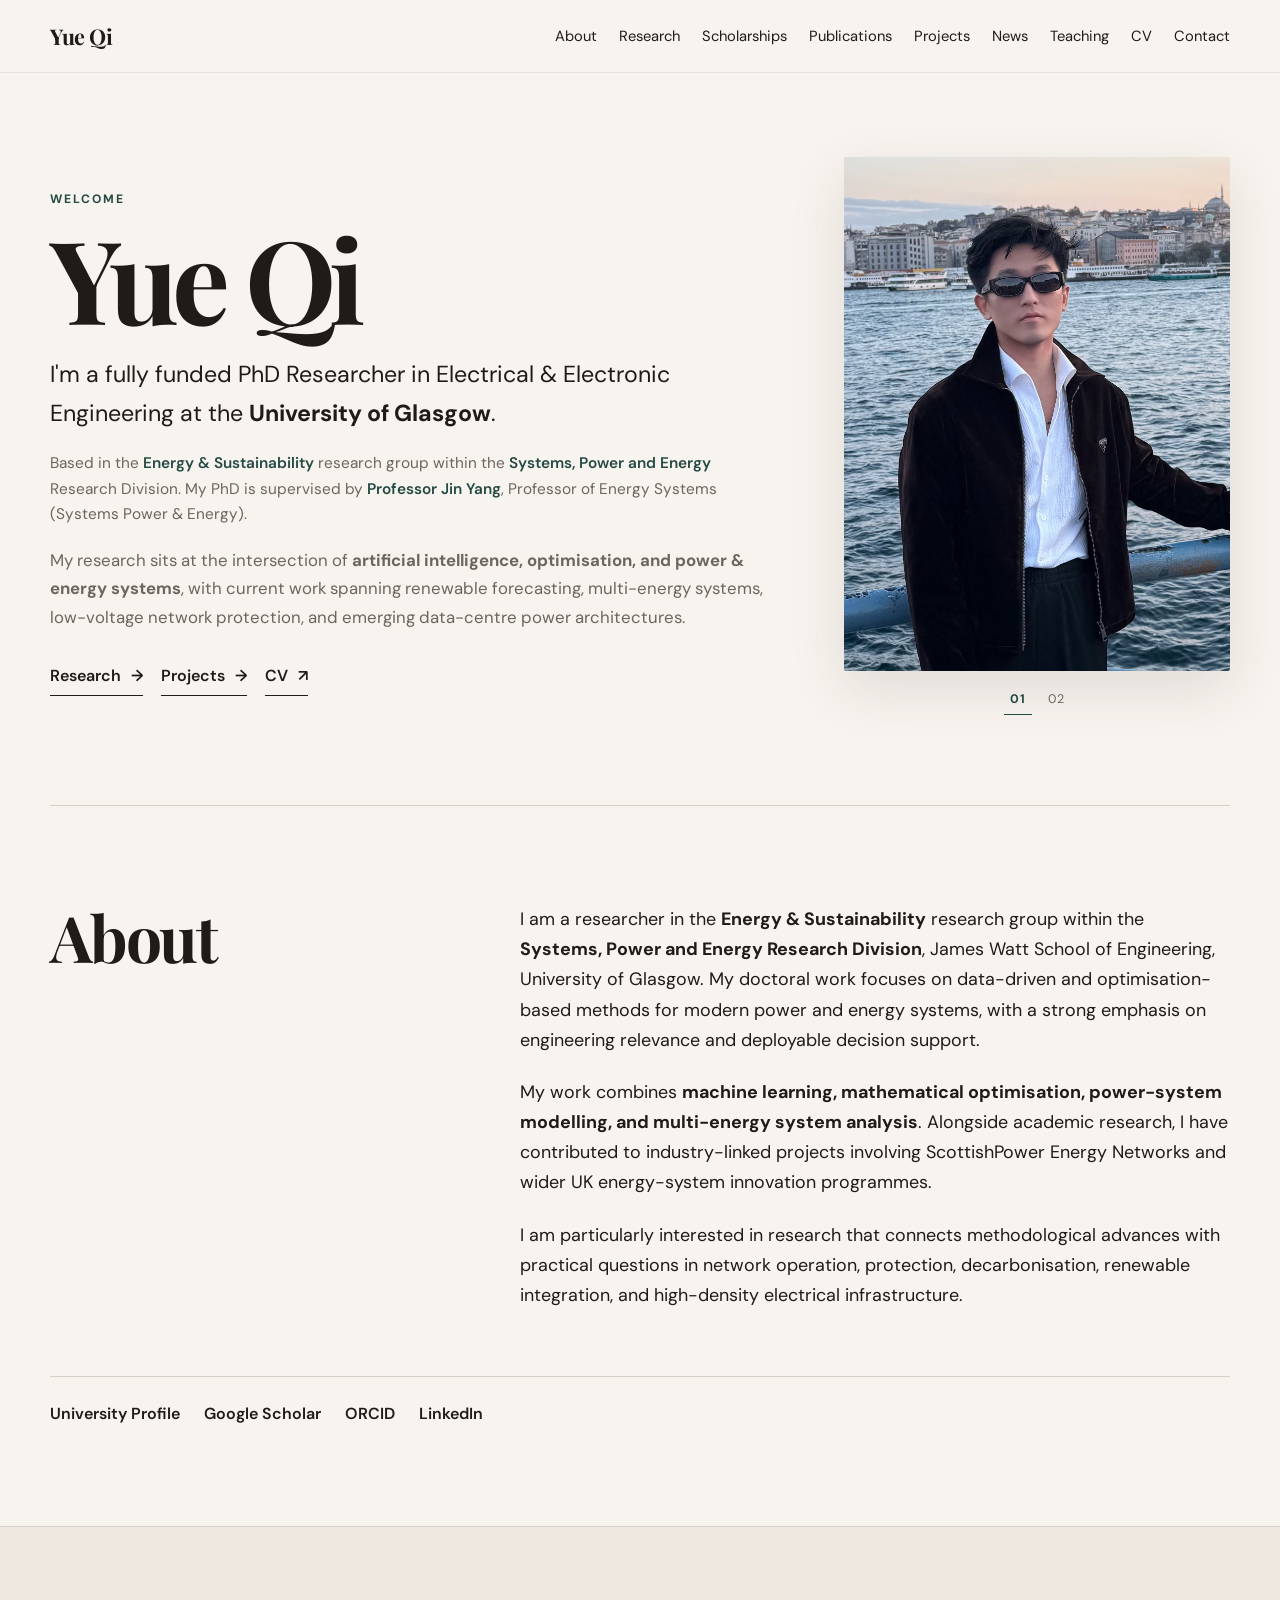
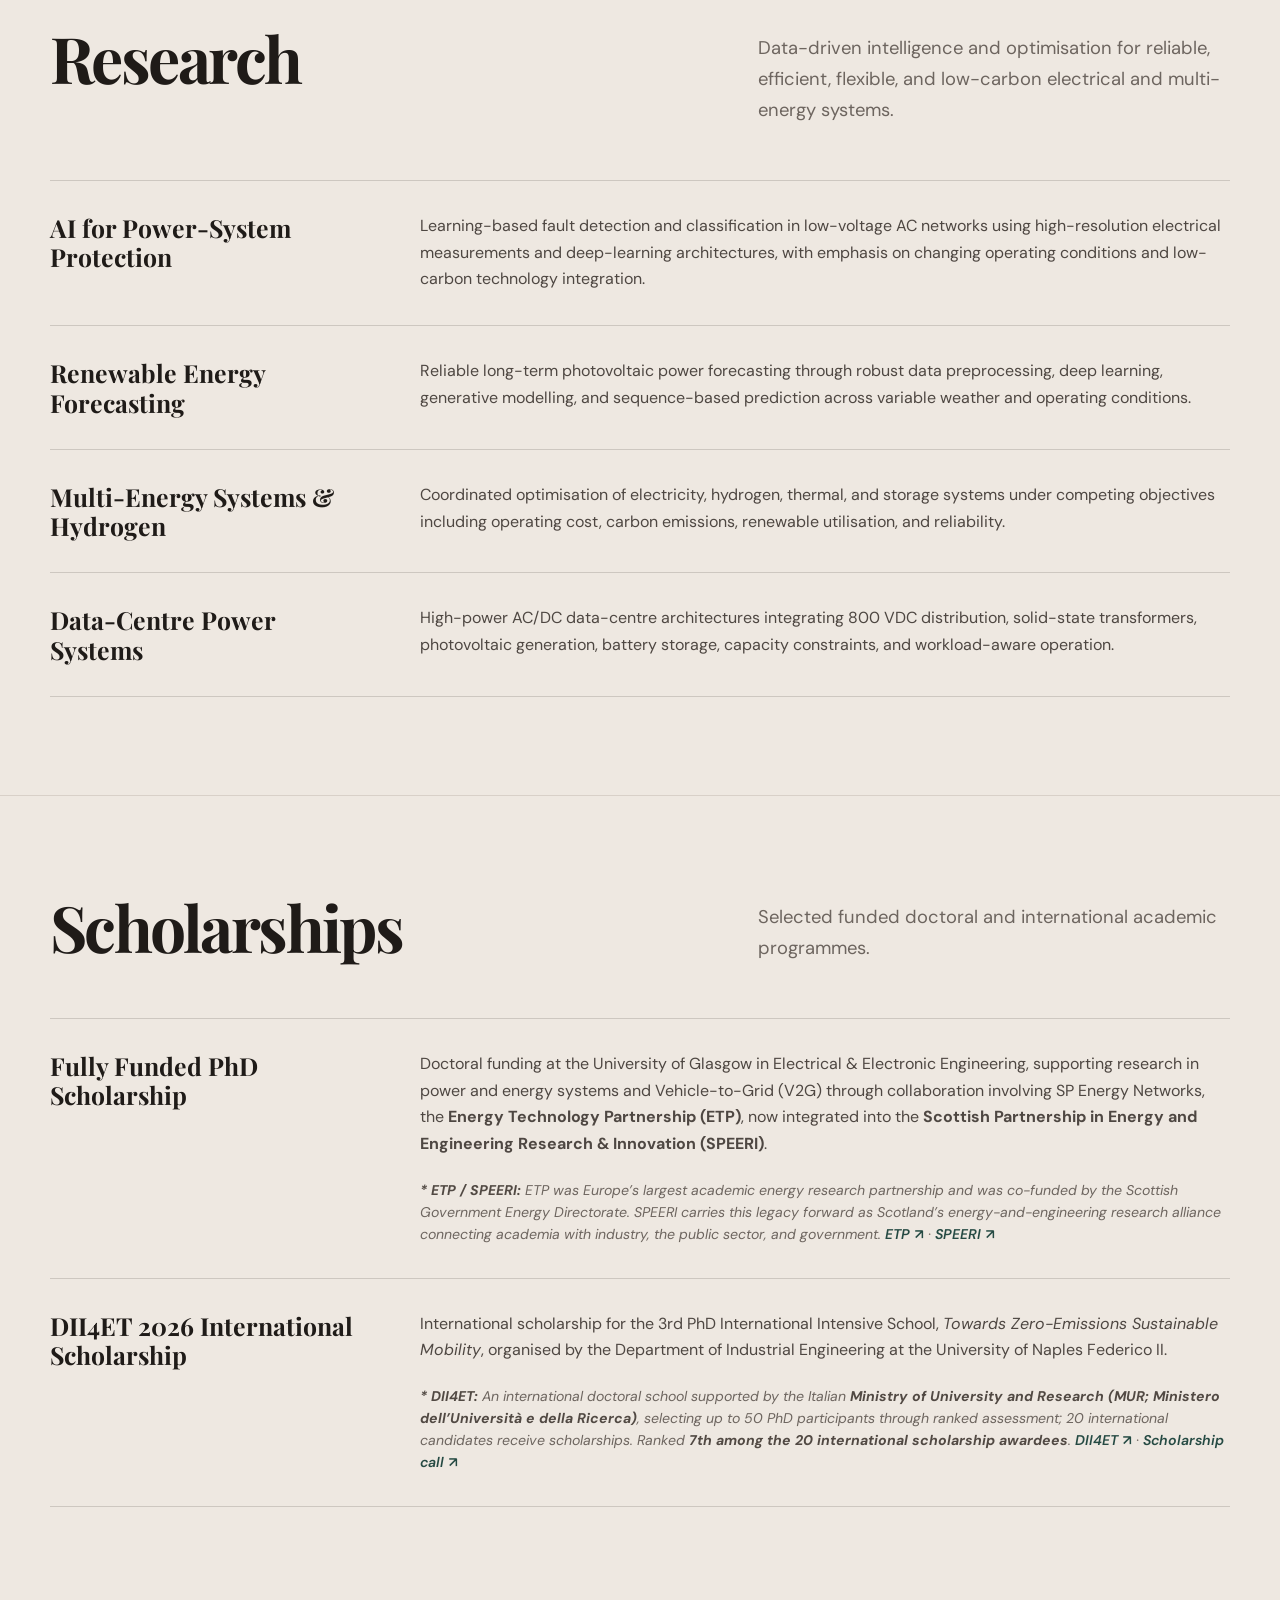
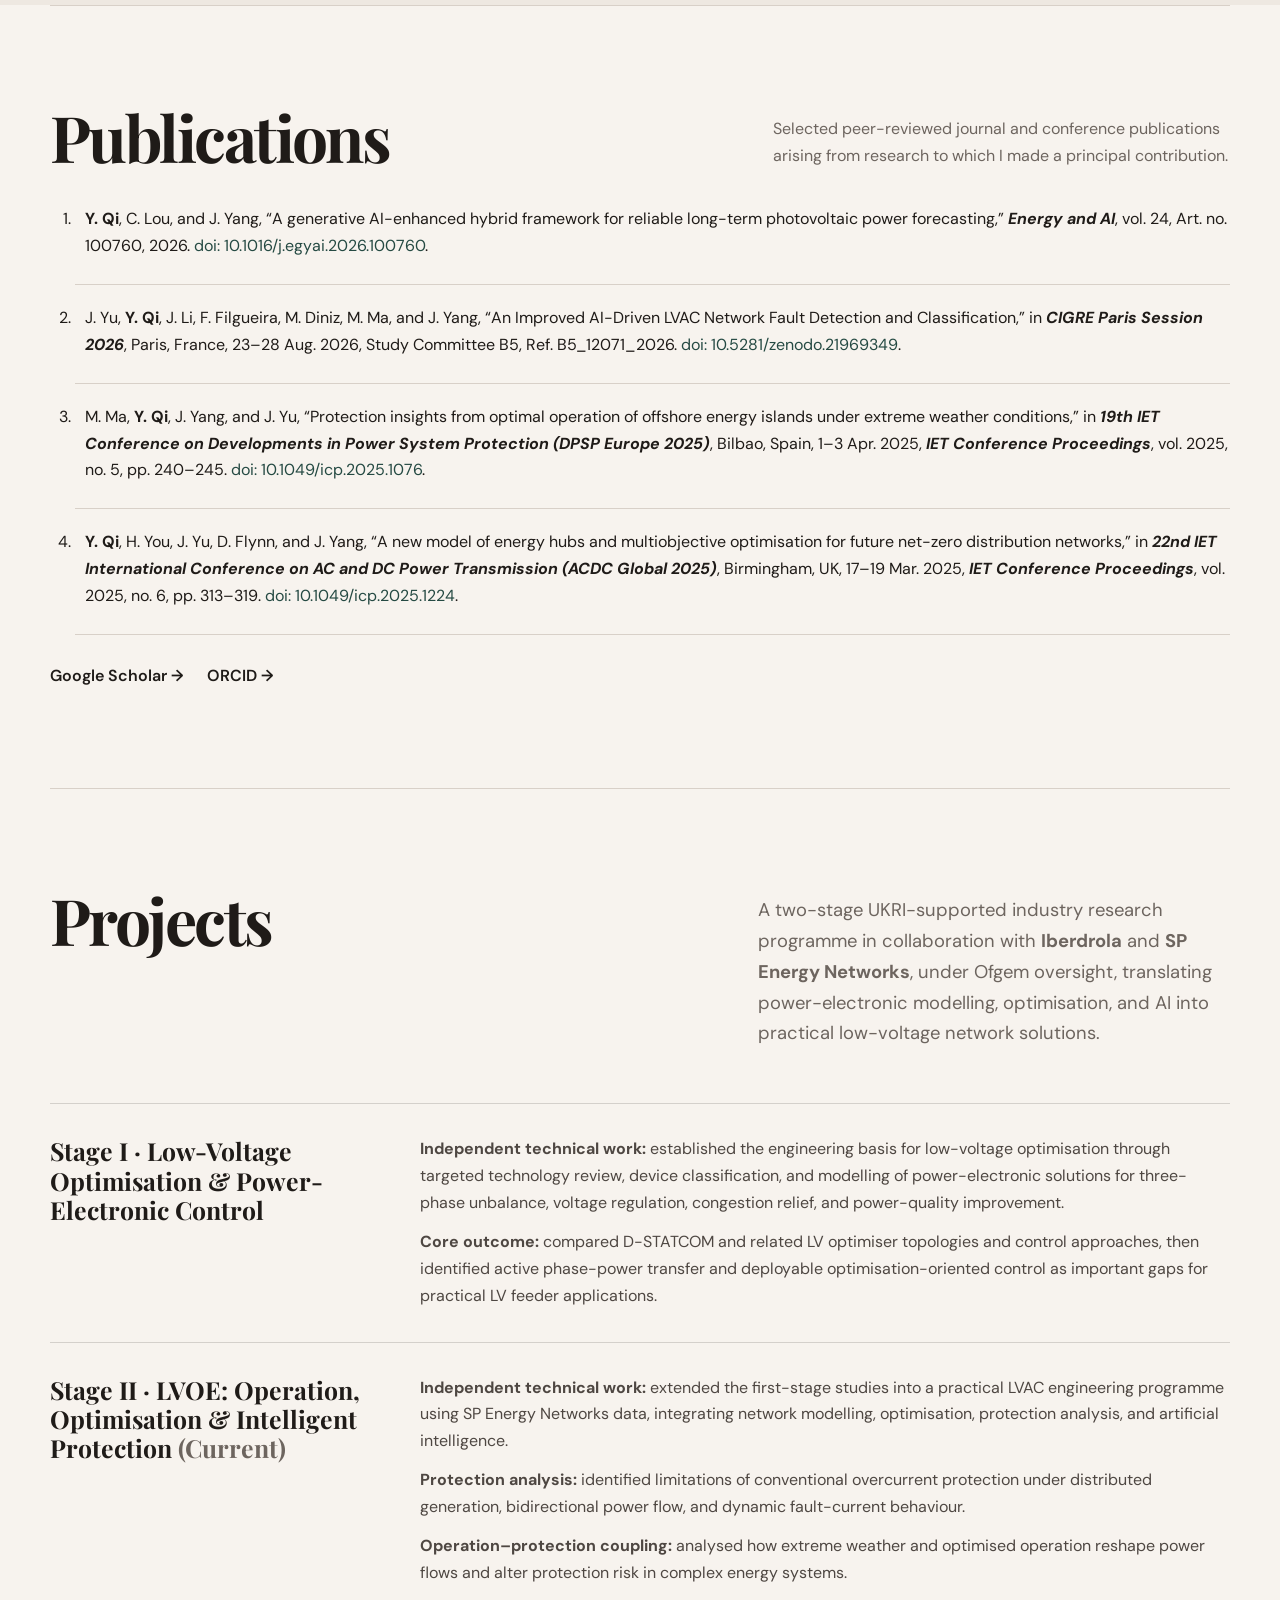
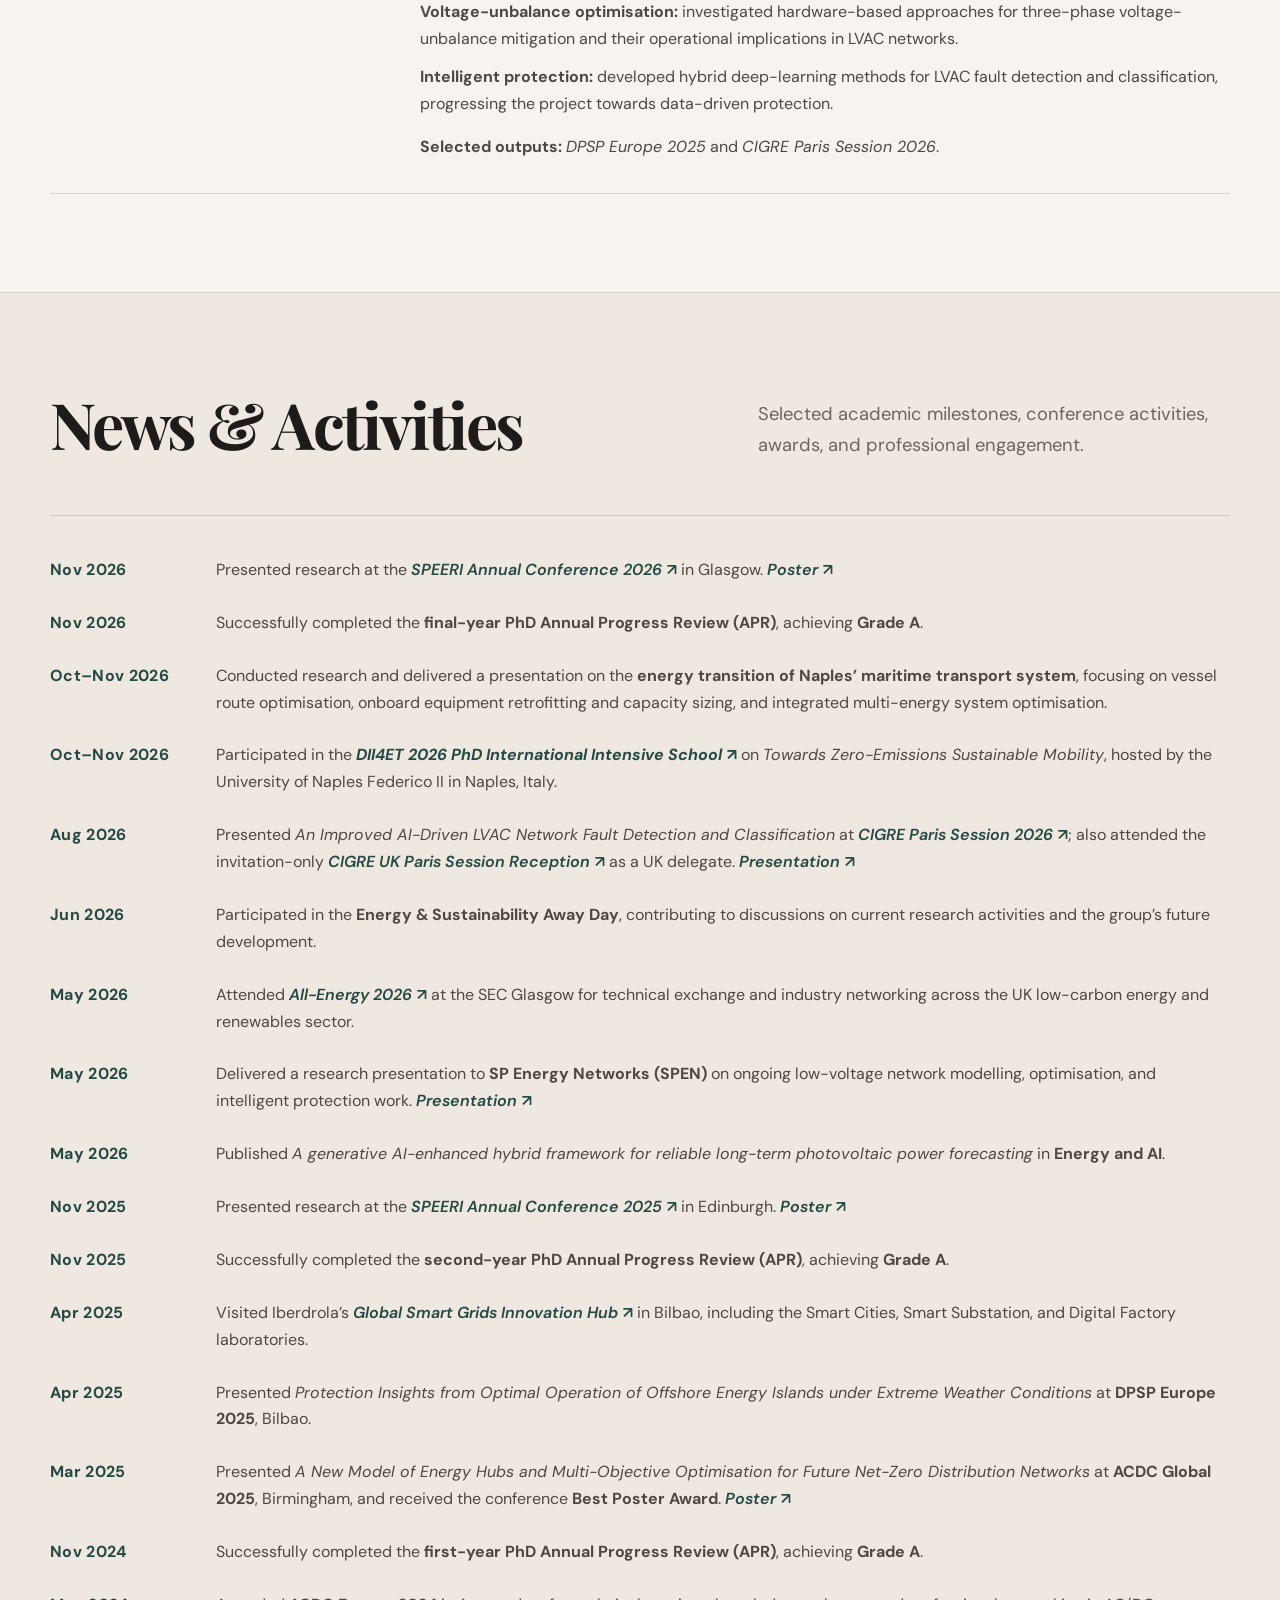
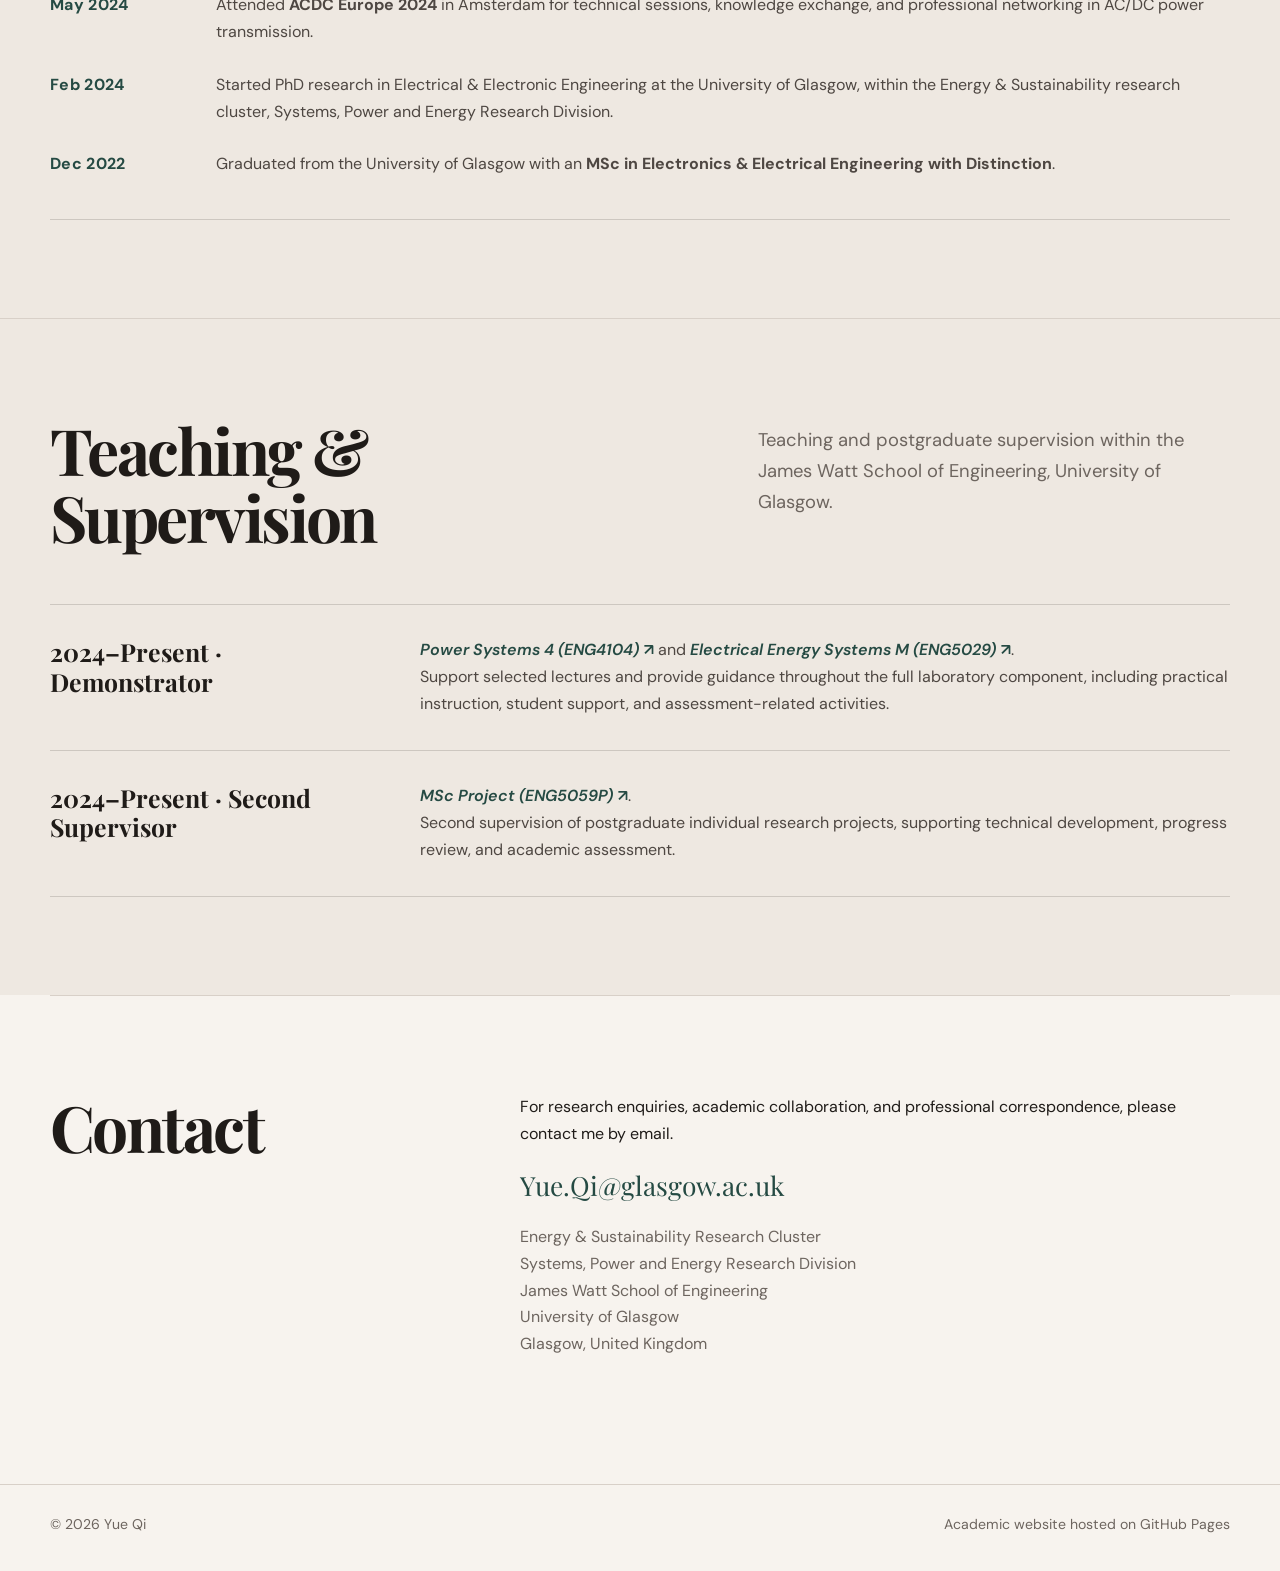
<file: index.html>
<!doctype html>
<html lang="en">
<head>
  <meta charset="utf-8">
  <meta name="viewport" content="width=device-width, initial-scale=1">
  <title>Yue Qi | PhD Researcher | University of Glasgow</title>
  <meta name="description" content="Academic website of Yue Qi, PhD Researcher in Electrical & Electronic Engineering at the University of Glasgow, working on AI for power systems, renewable energy forecasting, multi-energy systems, LVAC protection, and data-centre power systems.">
  <meta name="author" content="Yue Qi">
  <meta name="robots" content="index, follow">
  <meta name="googlebot" content="index, follow">
  <meta name="keywords" content="Yue Qi, University of Glasgow, electrical engineering, power systems, energy systems, artificial intelligence, renewable energy forecasting, multi-energy systems, LVAC protection, data centre power systems">
  <link rel="canonical" href="https://arthurqi1.github.io/">

  <meta property="og:type" content="profile">
  <meta property="og:title" content="Yue Qi | PhD Researcher | University of Glasgow">
  <meta property="og:description" content="Research in AI for power and energy systems, renewable forecasting, multi-energy systems, LVAC protection, and data-centre power systems.">
  <meta property="og:url" content="https://arthurqi1.github.io/">
  <meta property="og:image" content="https://arthurqi1.github.io/assets/profile.jpg">
  <meta property="og:site_name" content="Yue Qi">
  <meta property="profile:first_name" content="Yue">
  <meta property="profile:last_name" content="Qi">

  <meta name="twitter:card" content="summary_large_image">
  <meta name="twitter:title" content="Yue Qi | PhD Researcher | University of Glasgow">
  <meta name="twitter:description" content="Academic profile and research in power and energy systems, AI, optimisation, renewable forecasting, and LVAC protection.">
  <meta name="twitter:image" content="https://arthurqi1.github.io/assets/profile.jpg">

  <script type="application/ld+json">
  {
    "@context": "https://schema.org",
    "@type": "Person",
    "name": "Yue Qi",
    "url": "https://arthurqi1.github.io/",
    "image": "https://arthurqi1.github.io/assets/profile.jpg",
    "jobTitle": "PhD Researcher in Electrical & Electronic Engineering",
    "affiliation": {
      "@type": "CollegeOrUniversity",
      "name": "University of Glasgow",
      "url": "https://www.gla.ac.uk/"
    },
    "worksFor": {
      "@type": "CollegeOrUniversity",
      "name": "University of Glasgow",
      "url": "https://www.gla.ac.uk/"
    },
    "memberOf": {
      "@type": "ResearchOrganization",
      "name": "Energy & Sustainability, Systems, Power and Energy Research Division",
      "url": "https://www.gla.ac.uk/research/az/energy-sustainability/"
    },
    "sameAs": [
      "https://www.gla.ac.uk/pgrs/yueqi/",
      "https://scholar.google.co.uk/citations?user=mNwLZVEAAAAJ&hl=en",
      "https://orcid.org/0009-0001-3252-0030",
      "https://www.linkedin.com/in/yue-qi-b74b2226a"
    ],
    "knowsAbout": [
      "Power and energy systems",
      "Artificial intelligence for power systems",
      "Renewable energy forecasting",
      "Multi-energy systems",
      "LVAC protection",
      "Data-centre power systems"
    ]
  }
  </script>
  <link rel="preconnect" href="https://fonts.googleapis.com">
  <link rel="preconnect" href="https://fonts.gstatic.com" crossorigin>
  <link href="https://fonts.googleapis.com/css2?family=DM+Sans:wght@400;500;600;700&family=Playfair+Display:wght@600;700&display=swap" rel="stylesheet">
  <link rel="stylesheet" href="assets/css/style.css">
</head>
<body>
  <header class="site-header">
    <div class="container nav-wrap">
      <a class="brand" href="#top">Yue Qi</a>
      <nav class="nav" aria-label="Primary">
        <a href="#about">About</a>
        <a href="#research">Research</a>
        <a href="#scholarships">Scholarships</a>
        <a href="#publications">Publications</a>
        <a href="#projects">Projects</a>
        <a href="#news">News</a>
        <a href="#teaching">Teaching</a>
        <a href="assets/Resume_YUE.pdf" target="_blank" rel="noopener">CV</a>
        <a href="#contact">Contact</a>
      </nav>
    </div>
  </header>

  <main id="top">
    <section class="welcome container">
      <div class="welcome-copy">
        <p class="kicker">WELCOME</p>
        <h1>Yue Qi</h1>
        <p class="intro">I'm a fully funded PhD Researcher in Electrical &amp; Electronic Engineering at the <strong>University of Glasgow</strong>.</p>
        <p class="academic-line">Based in the <a href="https://www.gla.ac.uk/research/az/energy-sustainability/" target="_blank" rel="noopener">Energy &amp; Sustainability</a> research group within the <a href="https://www.gla.ac.uk/schools/engineering/research/systems/" target="_blank" rel="noopener">Systems, Power and Energy</a> Research Division. My PhD is supervised by <a href="https://www.gla.ac.uk/schools/engineering/staff/jinyang/" target="_blank" rel="noopener">Professor Jin Yang</a>, Professor of Energy Systems (Systems Power &amp; Energy).</p>
        <p class="summary">My research sits at the intersection of <strong>artificial intelligence, optimisation, and power &amp; energy systems</strong>, with current work spanning renewable forecasting, multi-energy systems, low-voltage network protection, and emerging data-centre power architectures.</p>
        <div class="hero-actions">
          <a class="text-button" href="#research">Research <span>→</span></a>
          <a class="text-button" href="#projects">Projects <span>→</span></a>
          <a class="text-button" href="assets/Resume_YUE.pdf" target="_blank" rel="noopener">CV <span>↗</span></a>
        </div>
      </div>
      <div class="portrait-wrap">
        <div class="portrait-panel">
          <div class="portrait-frame">
            <img id="profile-photo" class="portrait" src="assets/profile.jpg" alt="Yue Qi">
          </div>
          <div class="portrait-switcher" aria-label="Select profile photograph">
            <button class="portrait-option active" type="button" data-src="assets/profile.jpg" aria-pressed="true">01</button>
            <button class="portrait-option" type="button" data-src="assets/profile2.jpg" aria-pressed="false">02</button>
          </div>
        </div>
      </div>
    </section>

    <section id="about" class="section container about-section">
      <div class="about-grid">
        <div>
          <h2>About</h2>
        </div>
        <div class="prose large-prose">
          <p>I am a researcher in the <strong>Energy &amp; Sustainability</strong> research group within the <strong>Systems, Power and Energy Research Division</strong>, James Watt School of Engineering, University of Glasgow. My doctoral work focuses on data-driven and optimisation-based methods for modern power and energy systems, with a strong emphasis on engineering relevance and deployable decision support.</p>
          <p>My work combines <strong>machine learning, mathematical optimisation, power-system modelling, and multi-energy system analysis</strong>. Alongside academic research, I have contributed to industry-linked projects involving ScottishPower Energy Networks and wider UK energy-system innovation programmes.</p>
          <p>I am particularly interested in research that connects methodological advances with practical questions in network operation, protection, decarbonisation, renewable integration, and high-density electrical infrastructure.</p>
        </div>
      </div>
      <div class="social-row">
        <a href="https://www.gla.ac.uk/pgrs/yueqi/" target="_blank" rel="noopener">University Profile</a>
        <a href="https://scholar.google.co.uk/citations?user=mNwLZVEAAAAJ&hl=en" target="_blank" rel="noopener">Google Scholar</a>
        <a href="https://orcid.org/0009-0001-3252-0030" target="_blank" rel="noopener">ORCID</a>
        <a href="https://www.linkedin.com/in/yue-qi-b74b2226a" target="_blank" rel="noopener">LinkedIn</a>
      </div>
    </section>

    <section id="research" class="section soft-section">
      <div class="container">
        <div class="research-head">
          <h2>Research</h2>
          <p class="research-intro">Data-driven intelligence and optimisation for reliable, efficient, flexible, and low-carbon electrical and multi-energy systems.</p>
        </div>

        <div class="research-list">
          <article class="research-item">
            <h3>AI for Power-System Protection</h3>
            <p>Learning-based fault detection and classification in low-voltage AC networks using high-resolution electrical measurements and deep-learning architectures, with emphasis on changing operating conditions and low-carbon technology integration.</p>
          </article>

          <article class="research-item">
            <h3>Renewable Energy Forecasting</h3>
            <p>Reliable long-term photovoltaic power forecasting through robust data preprocessing, deep learning, generative modelling, and sequence-based prediction across variable weather and operating conditions.</p>
          </article>

          <article class="research-item">
            <h3>Multi-Energy Systems &amp; Hydrogen</h3>
            <p>Coordinated optimisation of electricity, hydrogen, thermal, and storage systems under competing objectives including operating cost, carbon emissions, renewable utilisation, and reliability.</p>
          </article>

          <article class="research-item">
            <h3>Data-Centre Power Systems</h3>
            <p>High-power AC/DC data-centre architectures integrating 800 VDC distribution, solid-state transformers, photovoltaic generation, battery storage, capacity constraints, and workload-aware operation.</p>
          </article>
        </div>
      </div>
    </section>
    <section id="scholarships" class="section soft-section">
      <div class="container">
        <div class="research-head">
          <h2>Scholarships</h2>
          <p class="research-intro">Selected funded doctoral and international academic programmes.</p>
        </div>

        <div class="research-list scholarship-list">
          <article class="research-item scholarship-item">
            <h3>Fully Funded PhD Scholarship</h3>
            <div>
              <p>Doctoral funding at the University of Glasgow in Electrical &amp; Electronic Engineering, supporting research in power and energy systems and Vehicle-to-Grid (V2G) through collaboration involving SP Energy Networks, the <strong>Energy Technology Partnership (ETP)</strong>, now integrated into the <strong>Scottish Partnership in Energy and Engineering Research &amp; Innovation (SPEERI)</strong>.</p>

              <p class="scholarship-note"><strong>* ETP / SPEERI:</strong> ETP was Europe’s largest academic energy research partnership and was co-funded by the Scottish Government Energy Directorate. SPEERI carries this legacy forward as Scotland’s energy-and-engineering research alliance connecting academia with industry, the public sector, and government. <a href="https://www.etp-scotland.ac.uk/" target="_blank" rel="noopener">ETP ↗</a> · <a href="https://www.speeri.ac.uk/" target="_blank" rel="noopener">SPEERI ↗</a></p>
            </div>
          </article>

          <article class="research-item scholarship-item">
            <h3>DII4ET 2026 International Scholarship</h3>
            <div>
              <p>International scholarship for the 3rd PhD International Intensive School, <em>Towards Zero-Emissions Sustainable Mobility</em>, organised by the Department of Industrial Engineering at the University of Naples Federico II.</p>

              <p class="scholarship-note"><strong>* DII4ET:</strong> An international doctoral school supported by the Italian <strong>Ministry of University and Research (MUR; Ministero dell’Università e della Ricerca)</strong>, selecting up to 50 PhD participants through ranked assessment; 20 international candidates receive scholarships. Ranked <strong>7th among the 20 international scholarship awardees</strong>. <a href="https://www.dii4et.unina.it/" target="_blank" rel="noopener">DII4ET ↗</a> · <a href="https://www.dii4et.unina.it/application" target="_blank" rel="noopener">Scholarship call ↗</a></p>
            </div>
          </article>
        </div>
      </div>
    </section>
    <section id="publications" class="section container">
      <div class="publication-head">
        <h2>Publications</h2>
        <p>Selected peer-reviewed journal and conference publications arising from research to which I made a principal contribution.</p>
      </div>

      <ol class="publication-bibliography">
        <li><strong>Y. Qi</strong>, C. Lou, and J. Yang, “A generative AI-enhanced hybrid framework for reliable long-term photovoltaic power forecasting,” <strong><em>Energy and AI</em></strong>, vol. 24, Art. no. 100760, 2026. <a href="https://doi.org/10.1016/j.egyai.2026.100760" target="_blank" rel="noopener">doi: 10.1016/j.egyai.2026.100760</a>.</li>
        <li>J. Yu, <strong>Y. Qi</strong>, J. Li, F. Filgueira, M. Diniz, M. Ma, and J. Yang, “An Improved AI-Driven LVAC Network Fault Detection and Classification,” in <strong><em>CIGRE Paris Session 2026</em></strong>, Paris, France, 23–28 Aug. 2026, Study Committee B5, Ref. B5_12071_2026. <a href="https://doi.org/10.5281/zenodo.21969349" target="_blank" rel="noopener">doi: 10.5281/zenodo.21969349</a>.</li>
        <li>M. Ma, <strong>Y. Qi</strong>, J. Yang, and J. Yu, “Protection insights from optimal operation of offshore energy islands under extreme weather conditions,” in <strong><em>19th IET Conference on Developments in Power System Protection (DPSP Europe 2025)</em></strong>, Bilbao, Spain, 1–3 Apr. 2025, <strong><em>IET Conference Proceedings</em></strong>, vol. 2025, no. 5, pp. 240–245. <a href="https://doi.org/10.1049/icp.2025.1076" target="_blank" rel="noopener">doi: 10.1049/icp.2025.1076</a>.</li>
        <li><strong>Y. Qi</strong>, H. You, J. Yu, D. Flynn, and J. Yang, “A new model of energy hubs and multiobjective optimisation for future net-zero distribution networks,” in <strong><em>22nd IET International Conference on AC and DC Power Transmission (ACDC Global 2025)</em></strong>, Birmingham, UK, 17–19 Mar. 2025, <strong><em>IET Conference Proceedings</em></strong>, vol. 2025, no. 6, pp. 313–319. <a href="https://doi.org/10.1049/icp.2025.1224" target="_blank" rel="noopener">doi: 10.1049/icp.2025.1224</a>.</li>
      </ol>

      <div class="publication-links">
        <a href="https://scholar.google.co.uk/citations?user=mNwLZVEAAAAJ&hl=en" target="_blank" rel="noopener">Google Scholar →</a>
        <a href="https://orcid.org/0009-0001-3252-0030" target="_blank" rel="noopener">ORCID →</a>
      </div>
    </section>
    <section id="projects" class="section container">
      <div class="research-head">
        <h2>Projects</h2>
        <p class="research-intro">A two-stage UKRI-supported industry research programme in collaboration with <strong>Iberdrola</strong> and <strong>SP Energy Networks</strong>, under Ofgem oversight, translating power-electronic modelling, optimisation, and AI into practical low-voltage network solutions.</p>
      </div>

      <div class="research-list project-list">
        <article class="research-item project-item">
          <h3>Stage I · Low-Voltage Optimisation &amp; Power-Electronic Control</h3>
          <div>
            <p><strong>Independent technical work:</strong> established the engineering basis for low-voltage optimisation through targeted technology review, device classification, and modelling of power-electronic solutions for three-phase unbalance, voltage regulation, congestion relief, and power-quality improvement.</p>
            <p><strong>Core outcome:</strong> compared D-STATCOM and related LV optimiser topologies and control approaches, then identified active phase-power transfer and deployable optimisation-oriented control as important gaps for practical LV feeder applications.</p>
          </div>
        </article>

        <article class="research-item project-item">
          <h3>Stage II · LVOE: Operation, Optimisation &amp; Intelligent Protection <span class="muted">(Current)</span></h3>
          <div>
            <p><strong>Independent technical work:</strong> extended the first-stage studies into a practical LVAC engineering programme using SP Energy Networks data, integrating network modelling, optimisation, protection analysis, and artificial intelligence.</p>
            <p><strong>Protection analysis:</strong> identified limitations of conventional overcurrent protection under distributed generation, bidirectional power flow, and dynamic fault-current behaviour.</p>
            <p><strong>Operation–protection coupling:</strong> analysed how extreme weather and optimised operation reshape power flows and alter protection risk in complex energy systems.</p>
            <p><strong>Voltage-unbalance optimisation:</strong> investigated hardware-based approaches for three-phase voltage-unbalance mitigation and their operational implications in LVAC networks.</p>
            <p><strong>Intelligent protection:</strong> developed hybrid deep-learning methods for LVAC fault detection and classification, progressing the project towards data-driven protection.</p>
            <p class="project-output"><strong>Selected outputs:</strong> <em>DPSP Europe 2025</em> and <em>CIGRE Paris Session 2026</em>.</p>
          </div>
        </article>
      </div>
    </section>
    <section id="news" class="section soft-section">
      <div class="container">
        <div class="research-head">
          <h2>News &amp; Activities</h2>
          <p class="research-intro">Selected academic milestones, conference activities, awards, and professional engagement.</p>
        </div>

        <div class="news-list">
          <div class="news-group">
            <div class="news-item"><span class="news-date">Nov 2026</span><p>Presented research at the <a href="https://www.speeri.ac.uk/events/speeri-annual-conference-2026" target="_blank" rel="noopener">SPEERI Annual Conference 2026 ↗</a> in Glasgow. <a href="assets/YUEQI%20ETP%202026.pdf" target="_blank" rel="noopener">Poster ↗</a></p></div>
            <div class="news-item"><span class="news-date">Nov 2026</span><p>Successfully completed the <strong>final-year PhD Annual Progress Review (APR)</strong>, achieving <strong>Grade A</strong>.</p></div>
            <div class="news-item"><span class="news-date">Oct–Nov 2026</span><p>Conducted research and delivered a presentation on the <strong>energy transition of Naples’ maritime transport system</strong>, focusing on vessel route optimisation, onboard equipment retrofitting and capacity sizing, and integrated multi-energy system optimisation.</p></div>
            <div class="news-item"><span class="news-date">Oct–Nov 2026</span><p>Participated in the <a href="https://www.dii4et.unina.it/" target="_blank" rel="noopener"><strong>DII4ET 2026 PhD International Intensive School ↗</strong></a> on <em>Towards Zero-Emissions Sustainable Mobility</em>, hosted by the University of Naples Federico II in Naples, Italy.</p></div>
            <div class="news-item"><span class="news-date">Aug 2026</span><p>Presented <em>An Improved AI-Driven LVAC Network Fault Detection and Classification</em> at <a href="https://session.cigre.org/" target="_blank" rel="noopener">CIGRE Paris Session 2026 ↗</a>; also attended the invitation-only <a href="https://cigre.org.uk/uk-news/cigre-paris-session-2026-uk-reception-ticket-allocation/" target="_blank" rel="noopener">CIGRE UK Paris Session Reception ↗</a> as a UK delegate. <a href="assets/YueQi%20CIGRE.pptx" target="_blank" rel="noopener">Presentation ↗</a></p></div>
            <div class="news-item"><span class="news-date">Jun 2026</span><p>Participated in the <strong>Energy &amp; Sustainability Away Day</strong>, contributing to discussions on current research activities and the group’s future development.</p></div>
            <div class="news-item"><span class="news-date">May 2026</span><p>Attended <a href="https://www.all-energy.co.uk/" target="_blank" rel="noopener">All-Energy 2026 ↗</a> at the SEC Glasgow for technical exchange and industry networking across the UK low-carbon energy and renewables sector.</p></div>
            <div class="news-item"><span class="news-date">May 2026</span><p>Delivered a research presentation to <strong>SP Energy Networks (SPEN)</strong> on ongoing low-voltage network modelling, optimisation, and intelligent protection work. <a href="assets/SPEN.pptx" target="_blank" rel="noopener">Presentation ↗</a></p></div>
            <div class="news-item"><span class="news-date">May 2026</span><p>Published <em>A generative AI-enhanced hybrid framework for reliable long-term photovoltaic power forecasting</em> in <strong>Energy and AI</strong>.</p></div>
            <div class="news-item"><span class="news-date">Nov 2025</span><p>Presented research at the <a href="https://www.speeri.ac.uk/events/annualconference2025" target="_blank" rel="noopener">SPEERI Annual Conference 2025 ↗</a> in Edinburgh. <a href="assets/YUEQI%20ETP%202025%20University%20of%20Glasgow.pdf" target="_blank" rel="noopener">Poster ↗</a></p></div>
            <div class="news-item"><span class="news-date">Nov 2025</span><p>Successfully completed the <strong>second-year PhD Annual Progress Review (APR)</strong>, achieving <strong>Grade A</strong>.</p></div>
            <div class="news-item"><span class="news-date">Apr 2025</span><p>Visited Iberdrola’s <a href="https://dpsp.theiet.org/2027-europe/2025-programme" target="_blank" rel="noopener">Global Smart Grids Innovation Hub ↗</a> in Bilbao, including the Smart Cities, Smart Substation, and Digital Factory laboratories.</p></div>
            <div class="news-item"><span class="news-date">Apr 2025</span><p>Presented <em>Protection Insights from Optimal Operation of Offshore Energy Islands under Extreme Weather Conditions</em> at <strong>DPSP Europe 2025</strong>, Bilbao.</p></div>
            <div class="news-item"><span class="news-date">Mar 2025</span><p>Presented <em>A New Model of Energy Hubs and Multi-Objective Optimisation for Future Net-Zero Distribution Networks</em> at <strong>ACDC Global 2025</strong>, Birmingham, and received the conference <strong>Best Poster Award</strong>. <a href="assets/YUE-ACDC2025-BESTPOSTER.pdf" target="_blank" rel="noopener">Poster ↗</a></p></div>
            <div class="news-item"><span class="news-date">Nov 2024</span><p>Successfully completed the <strong>first-year PhD Annual Progress Review (APR)</strong>, achieving <strong>Grade A</strong>.</p></div>
            <div class="news-item"><span class="news-date">May 2024</span><p>Attended <strong>ACDC Europe 2024</strong> in Amsterdam for technical sessions, knowledge exchange, and professional networking in AC/DC power transmission.</p></div>
            <div class="news-item"><span class="news-date">Feb 2024</span><p>Started PhD research in Electrical &amp; Electronic Engineering at the University of Glasgow, within the Energy &amp; Sustainability research cluster, Systems, Power and Energy Research Division.</p></div>
            <div class="news-item"><span class="news-date">Dec 2022</span><p>Graduated from the University of Glasgow with an <strong>MSc in Electronics &amp; Electrical Engineering with Distinction</strong>.</p></div>
          </div>
        </div>
      </div>
    </section>
    <section id="teaching" class="section soft-section">
      <div class="container">
        <div class="research-head">
          <h2>Teaching &amp; Supervision</h2>
          <p class="research-intro">Teaching and postgraduate supervision within the James Watt School of Engineering, University of Glasgow.</p>
        </div>

        <div class="research-list">
          <article class="research-item">
            <h3>2024–Present · Demonstrator</h3>
            <div>
              <p><strong><a href="https://www.gla.ac.uk/coursecatalogue/course/?code=ENG4104" target="_blank" rel="noopener">Power Systems 4 (ENG4104) ↗</a></strong> and <strong><a href="https://www.gla.ac.uk/postgraduate/taught/electronicselectricalengineering/?card=course&code=ENG5029" target="_blank" rel="noopener">Electrical Energy Systems M (ENG5029) ↗</a></strong>.</p>
              <p>Support selected lectures and provide guidance throughout the full laboratory component, including practical instruction, student support, and assessment-related activities.</p>
            </div>
          </article>

          <article class="research-item">
            <h3>2024–Present · Second Supervisor</h3>
            <div>
              <p><strong><a href="https://webvhpool.gla.ac.uk/postgraduate/taught/mechanicalengineering/?card=course&code=ENG5059P" target="_blank" rel="noopener">MSc Project (ENG5059P) ↗</a></strong>.</p>
              <p>Second supervision of postgraduate individual research projects, supporting technical development, progress review, and academic assessment.</p>
            </div>
          </article>
        </div>
      </div>
    </section>


    <section id="contact" class="section container contact-section">
      <div class="contact-grid">
        <div>
          <h2>Contact</h2>
        </div>
        <div class="prose">
          <p>For research enquiries, academic collaboration, and professional correspondence, please contact me by email.</p>
          <p><a class="email-link" href="mailto:Yue.Qi@glasgow.ac.uk">Yue.Qi@glasgow.ac.uk</a></p>
          <p class="muted">Energy &amp; Sustainability Research Cluster<br>Systems, Power and Energy Research Division<br>James Watt School of Engineering<br>University of Glasgow<br>Glasgow, United Kingdom</p>
        </div>
      </div>
    </section>
  </main>

  <footer class="footer">
    <div class="container footer-inner">
      <span>© <span id="year"></span> Yue Qi</span>
      <span>Academic website hosted on GitHub Pages</span>
    </div>
  </footer>

  <script>document.getElementById('year').textContent = new Date().getFullYear();</script>
  <script>
    const profilePhoto = document.getElementById('profile-photo');
    const portraitOptions = document.querySelectorAll('.portrait-option');

    portraitOptions.forEach((button) => {
      button.addEventListener('click', () => {
        profilePhoto.src = button.dataset.src;
        portraitOptions.forEach((option) => {
          const selected = option === button;
          option.classList.toggle('active', selected);
          option.setAttribute('aria-pressed', selected ? 'true' : 'false');
        });
      });
    });
  </script>
</body>
</html>
</file>
<file: assets/css/style.css>
:root{--paper:#f7f3ee;--ink:#1f1b18;--muted:#6d655f;--line:#d8d0c8;--soft:#eee8e1;--accent:#254a43;--max:1180px}*{box-sizing:border-box}html{scroll-behavior:smooth}body{margin:0;background:var(--paper);color:var(--ink);font-family:"DM Sans",system-ui,-apple-system,BlinkMacSystemFont,"Segoe UI",sans-serif;line-height:1.68}.container{width:min(var(--max),calc(100% - 44px));margin:0 auto}.site-header{position:sticky;top:0;z-index:30;background:rgba(247,243,238,.94);backdrop-filter:blur(12px);border-bottom:1px solid rgba(31,27,24,.08)}.nav-wrap{min-height:72px;display:flex;align-items:center;justify-content:space-between;gap:24px;padding:10px 0}.brand{font-family:"Playfair Display",serif;font-weight:700;font-size:1.35rem;color:var(--ink);text-decoration:none;letter-spacing:-.02em;white-space:nowrap}.nav{display:flex;gap:22px;flex-wrap:wrap;justify-content:flex-end}.nav a{color:var(--ink);text-decoration:none;font-size:.92rem}.nav a:hover{color:var(--accent)}.welcome{min-height:78vh;display:grid;grid-template-columns:minmax(0,1.3fr) minmax(300px,.7fr);gap:78px;align-items:center;padding:84px 0 90px}.kicker,.section-label{text-transform:uppercase;letter-spacing:.17em;font-size:.76rem;font-weight:700;color:var(--accent)}.welcome h1,.section h2{font-family:"Playfair Display",serif}.welcome h1{font-size:clamp(4rem,9vw,7.2rem);line-height:.98;letter-spacing:-.055em;margin:.1em 0 .18em}.intro{font-size:1.45rem;max-width:760px;margin:0 0 18px}.summary{font-size:1.05rem;color:var(--muted);max-width:760px}.hero-actions{display:flex;gap:18px;flex-wrap:wrap;margin-top:32px}.text-button{display:inline-flex;align-items:center;gap:10px;border-bottom:1px solid var(--ink);padding-bottom:5px;color:var(--ink);text-decoration:none;font-weight:600}.text-button:hover{color:var(--accent);border-color:var(--accent)}.portrait-wrap{display:flex;justify-content:center}.portrait{width:min(430px,100%);height:auto;display:block;border-radius:2px;box-shadow:0 18px 55px rgba(64,50,40,.12)}.section{padding:98px 0;border-top:1px solid var(--line)}.soft-section{background:var(--soft)}.section-label{margin-bottom:34px}.section h2{font-size:clamp(2.7rem,5vw,4.6rem);line-height:1.04;letter-spacing:-.04em;margin:0}.about-grid,.contact-grid{display:grid;grid-template-columns:.72fr 1.28fr;gap:70px}.prose p{margin-top:0}.large-prose{font-size:1.12rem}.large-prose p+ p{margin-top:1.25em}.social-row{display:flex;gap:24px;flex-wrap:wrap;margin-top:48px;padding-top:24px;border-top:1px solid var(--line)}.social-row a,.publication-links a{color:var(--ink);text-decoration:none;font-weight:600}.social-row a:hover,.publication-links a:hover{color:var(--accent)}.research-head{display:grid;grid-template-columns:1.15fr .85fr;gap:70px;align-items:start;margin-bottom:54px}.research-intro{font-size:1.15rem;margin:8px 0 0;color:var(--muted)}.research-list{border-top:1px solid rgba(31,27,24,.16)}.research-item{display:grid;grid-template-columns:320px 1fr;gap:50px;padding:32px 0;border-bottom:1px solid rgba(31,27,24,.16)}.research-item h3{font-family:"Playfair Display",serif;font-size:1.55rem;line-height:1.18;margin:0}.research-item p{margin:0;color:#4e4742}.project-item>div p+ p{margin-top:12px}.project-output{padding-top:4px}.scholarship-item>div p+ p{margin-top:10px}.scholarship-note{font-size:.88rem;line-height:1.55;font-style:italic;color:var(--muted)!important;max-width:900px}.scholarship-note strong{font-style:normal;color:#514943}.scholarship-note a{color:var(--accent);text-decoration:none;font-style:normal;font-weight:600}.scholarship-note a:hover{text-decoration:underline}.publication-head{display:grid;grid-template-columns:1fr .7fr;gap:70px;align-items:end;margin-bottom:36px}.publication-head p{margin:0;color:var(--muted)}.publication-bibliography{margin:0;padding-left:1.55rem}.publication-bibliography li{padding:0 0 24px 10px;margin-bottom:20px;border-bottom:1px solid var(--line);font-size:1rem}.publication-bibliography em{font-style:italic}.publication-bibliography a{color:var(--accent);text-decoration:none}.publication-bibliography a:hover{text-decoration:underline}.publication-links{display:flex;gap:24px;flex-wrap:wrap;margin-top:28px}.muted{color:var(--muted)}.email-link{font-family:"Playfair Display",serif;font-size:1.65rem;color:var(--accent);text-decoration:none}.contact-section{padding-bottom:110px}.footer{border-top:1px solid var(--line);padding:28px 0 34px;font-size:.88rem;color:var(--muted)}.footer-inner{display:flex;justify-content:space-between;gap:20px;flex-wrap:wrap}@media(max-width:1040px){.nav{gap:15px}.nav a{font-size:.88rem}}@media(max-width:900px){.nav{display:none}.welcome{grid-template-columns:1fr;min-height:auto;gap:42px;padding:70px 0}.portrait-wrap{justify-content:flex-start}.portrait{width:min(420px,92vw)}.about-grid,.contact-grid,.research-head,.publication-head{grid-template-columns:1fr;gap:28px}.research-item{grid-template-columns:1fr;gap:10px}.research-item h3{font-size:1.4rem}}@media(max-width:600px){.container{width:min(var(--max),calc(100% - 28px))}.welcome h1{font-size:3.8rem}.intro{font-size:1.22rem}.section{padding:72px 0}.section h2{font-size:2.65rem}.portrait{width:100%;max-width:360px}.publication-bibliography{padding-left:1.3rem}.email-link{font-size:1.35rem}.scholarship-note{font-size:.84rem}}.scholarship-note{margin-top:22px!important;font-size:.88rem!important;font-style:italic!important;line-height:1.55;color:var(--muted)!important}.scholarship-note strong,.scholarship-note a{font-style:italic!important}.scholarship-note a{color:var(--accent);text-decoration:none}.scholarship-note a:hover{text-decoration:underline}.research-item a{color:var(--accent);text-decoration:none}.research-item a:hover{text-decoration:underline}.news-list{border-top:1px solid rgba(31,27,24,.16)}.news-group{padding:28px 0;border-bottom:1px solid rgba(31,27,24,.16)}.news-group>h3{font-family:"Playfair Display",serif;font-size:1.35rem;margin:0 0 18px}.news-item{display:grid;grid-template-columns:140px 1fr;gap:26px;padding:13px 0}.news-date{font-weight:700;color:var(--accent);letter-spacing:.02em}.news-item p{margin:0;color:#4e4742}.news-item a{color:var(--accent);text-decoration:none}.news-item a:hover{text-decoration:underline}@media(max-width:700px){.news-item{grid-template-columns:1fr;gap:3px}.scholarship-note{font-size:.84rem!important}}
#teaching .research-item a,
#news .news-item a{
  color:var(--accent)!important;
  text-decoration:none!important;
  font-style:italic!important;
  font-weight:600!important;
  border-bottom:0!important;
}
#teaching .research-item a:hover,
#news .news-item a:hover{
  color:var(--accent)!important;
  text-decoration:underline!important;
}

.academic-line{
  margin:0 0 18px;
  max-width:760px;
  color:var(--muted);
  font-size:.96rem;
}
.academic-line a{
  color:var(--accent);
  text-decoration:none;
  font-weight:600;
}
.academic-line a:hover{
  text-decoration:underline;
}

.portrait-panel{
  width:min(430px,100%);
}
.portrait-frame{
  width:100%;
  aspect-ratio:3/4;
  overflow:hidden;
  border-radius:2px;
  box-shadow:0 18px 55px rgba(64,50,40,.12);
}
.portrait-frame .portrait{
  width:100%;
  height:100%;
  display:block;
  object-fit:cover;
  object-position:center center;
  border-radius:0;
  box-shadow:none;
}
.portrait-switcher{
  display:flex;
  justify-content:center;
  gap:10px;
  margin-top:15px;
}
.portrait-option{
  appearance:none;
  border:0;
  border-bottom:1px solid transparent;
  background:transparent;
  color:var(--muted);
  padding:3px 6px 4px;
  font:inherit;
  font-size:.78rem;
  letter-spacing:.08em;
  cursor:pointer;
}
.portrait-option:hover{
  color:var(--accent);
}
.portrait-option.active{
  color:var(--accent);
  border-bottom-color:var(--accent);
  font-weight:700;
}
@media(max-width:900px){
  .portrait-panel{width:min(420px,92vw)}
}
@media(max-width:600px){
  .portrait-panel{width:100%;max-width:360px}
}
</file>
